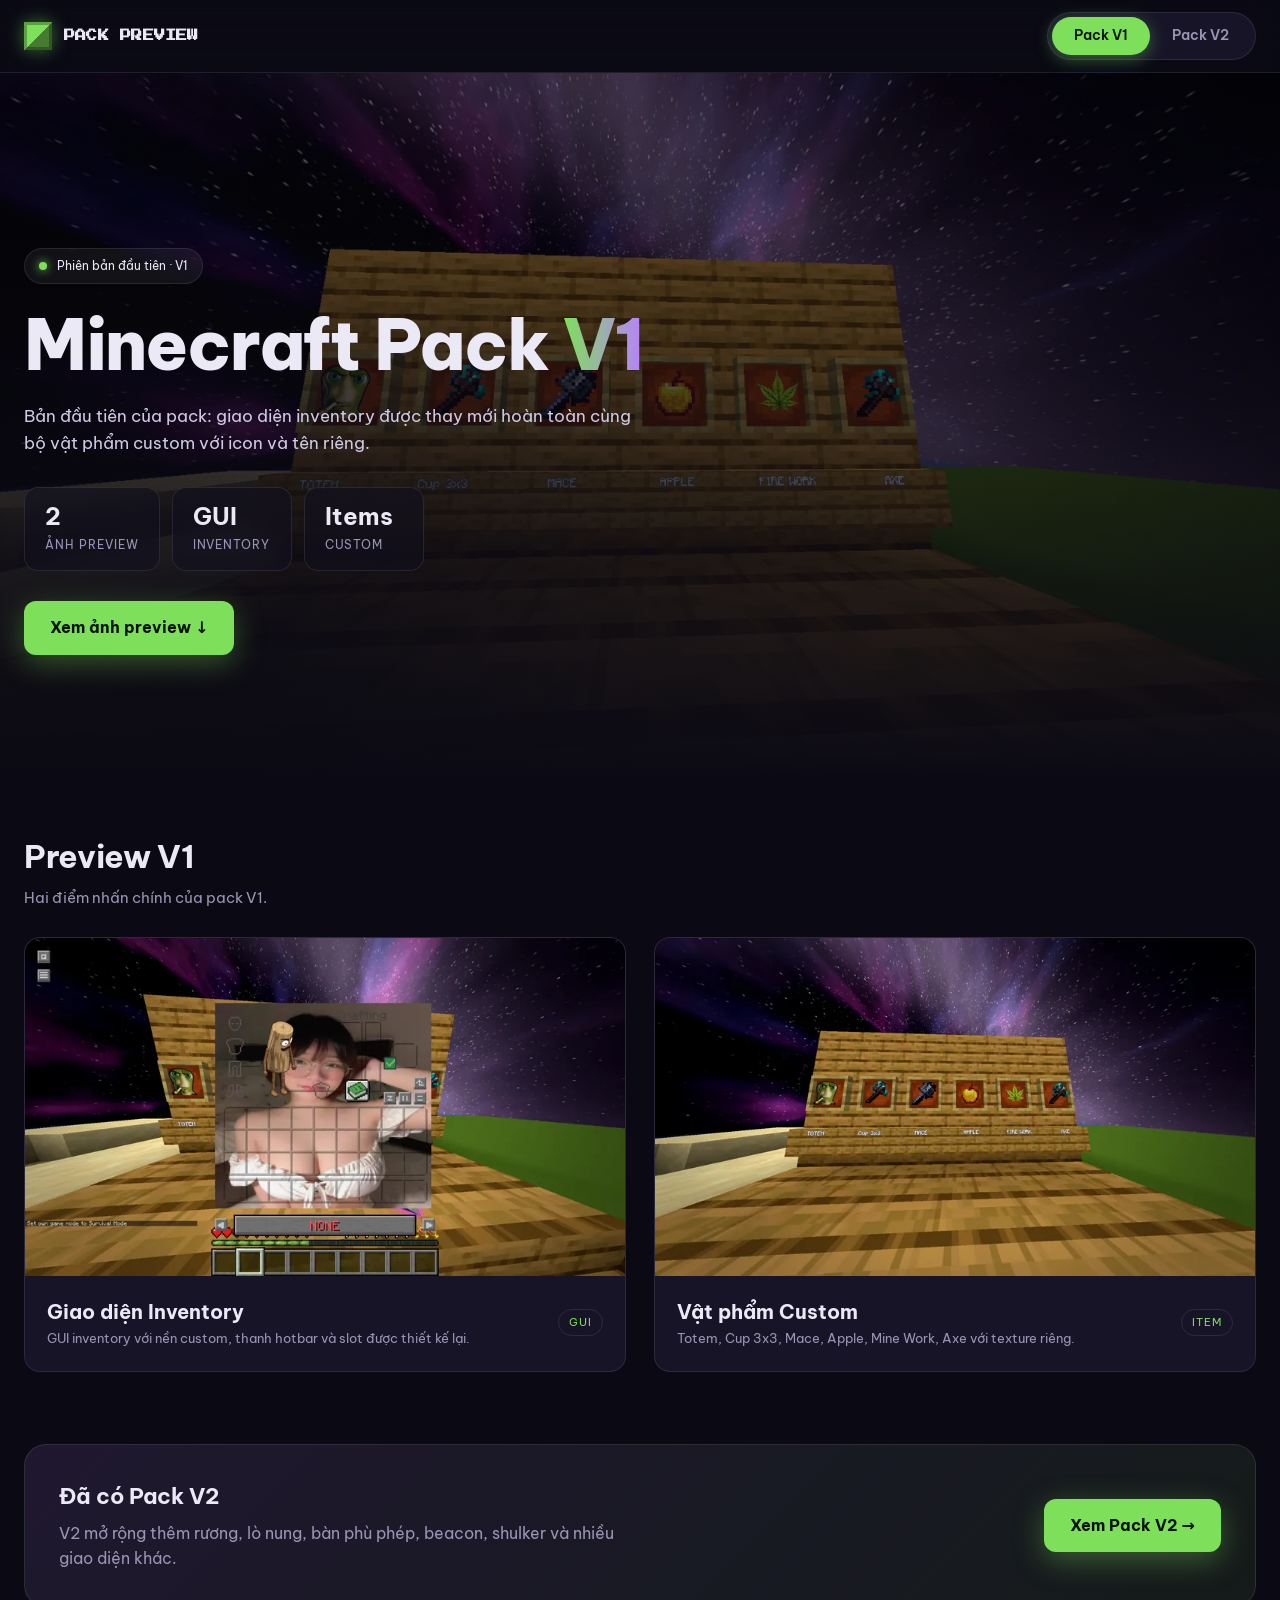
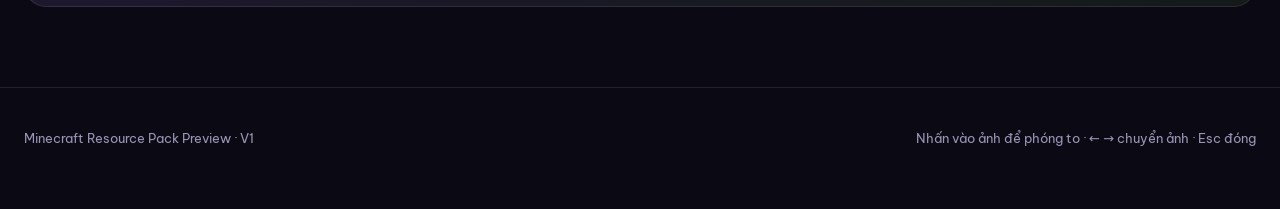
<file: index.html>
<!doctype html>
<html lang="vi"><head><meta charset="utf-8"><meta name="viewport" content="width=device-width,initial-scale=1">
<title>Pack V1 · Minecraft Resource Pack Preview</title><meta name="description" content="Ảnh preview Minecraft resource pack phiên bản V1">
<link rel="preconnect" href="https://fonts.googleapis.com"><link rel="preconnect" href="https://fonts.gstatic.com" crossorigin>
<link href="https://fonts.googleapis.com/css2?family=Be+Vietnam+Pro:wght@400;500;600;700;800&family=Press+Start+2P&display=swap" rel="stylesheet">
<link rel="stylesheet" href="style.css"></head>
<body class="v1">
<header class="nav"><div class="nav-in">
<a class="logo" href="v1.html"><i class="cube"></i><span class="px" style="font-size:.7rem">PACK PREVIEW</span></a>
<nav class="switch"><a href="v1.html" class="on">Pack V1</a><a href="v2.html" class="">Pack V2</a></nav>
</div></header>
<section class="hero"><div class="hero-bg" style="background-image:url(assets/v1/item.webp)"></div><div class="hero-in">
<div class="badge"><i></i>Phiên bản đầu tiên · V1</div>
<h1>Minecraft Pack <em>V1</em></h1><p class="lead">Bản đầu tiên của pack: giao diện inventory được thay mới hoàn toàn cùng bộ vật phẩm custom với icon và tên riêng.</p>
<div class="stats"><div class="stat"><b>2</b><span>Ảnh preview</span></div><div class="stat"><b>GUI</b><span>Inventory</span></div><div class="stat"><b>Items</b><span>Custom</span></div></div>
<a class="cta" href="#gallery">Xem ảnh preview ↓</a></div></section>
<main id="gallery">
<div class="sec-h"><div><h2>Preview V1</h2><p>Hai điểm nhấn chính của pack V1.</p></div></div>
<div class="grid big" id="grid"></div>
<div class="cmp"><div><h3>Đã có Pack V2</h3><p>V2 mở rộng thêm rương, lò nung, bàn phù phép, beacon, shulker và nhiều giao diện khác.</p></div><a class="cta" href="v2.html">Xem Pack V2 →</a></div>
</main>
<footer><span>Minecraft Resource Pack Preview · V1</span><span>Nhấn vào ảnh để phóng to · ← → chuyển ảnh · Esc đóng</span></footer>
<div class="lb" id="lb"><span class="ct"></span><button class="x" aria-label="Đóng">✕</button><button class="pv" aria-label="Trước">‹</button><button class="nx" aria-label="Sau">›</button><img alt=""><div class="lb-cap"></div></div>
<script>window.PACK={"items": [{"id": "gui", "title": "Giao diện Inventory", "desc": "GUI inventory với nền custom, thanh hotbar và slot được thiết kế lại.", "cat": "gui", "feature": false}, {"id": "item", "title": "Vật phẩm Custom", "desc": "Totem, Cup 3x3, Mace, Apple, Mine Work, Axe với texture riêng.", "cat": "item", "feature": false}], "cats": {"gui": "GUI", "item": "Item"}, "dir": "assets/v1/"}</script><script src="app.js"></script></body></html>
</file>
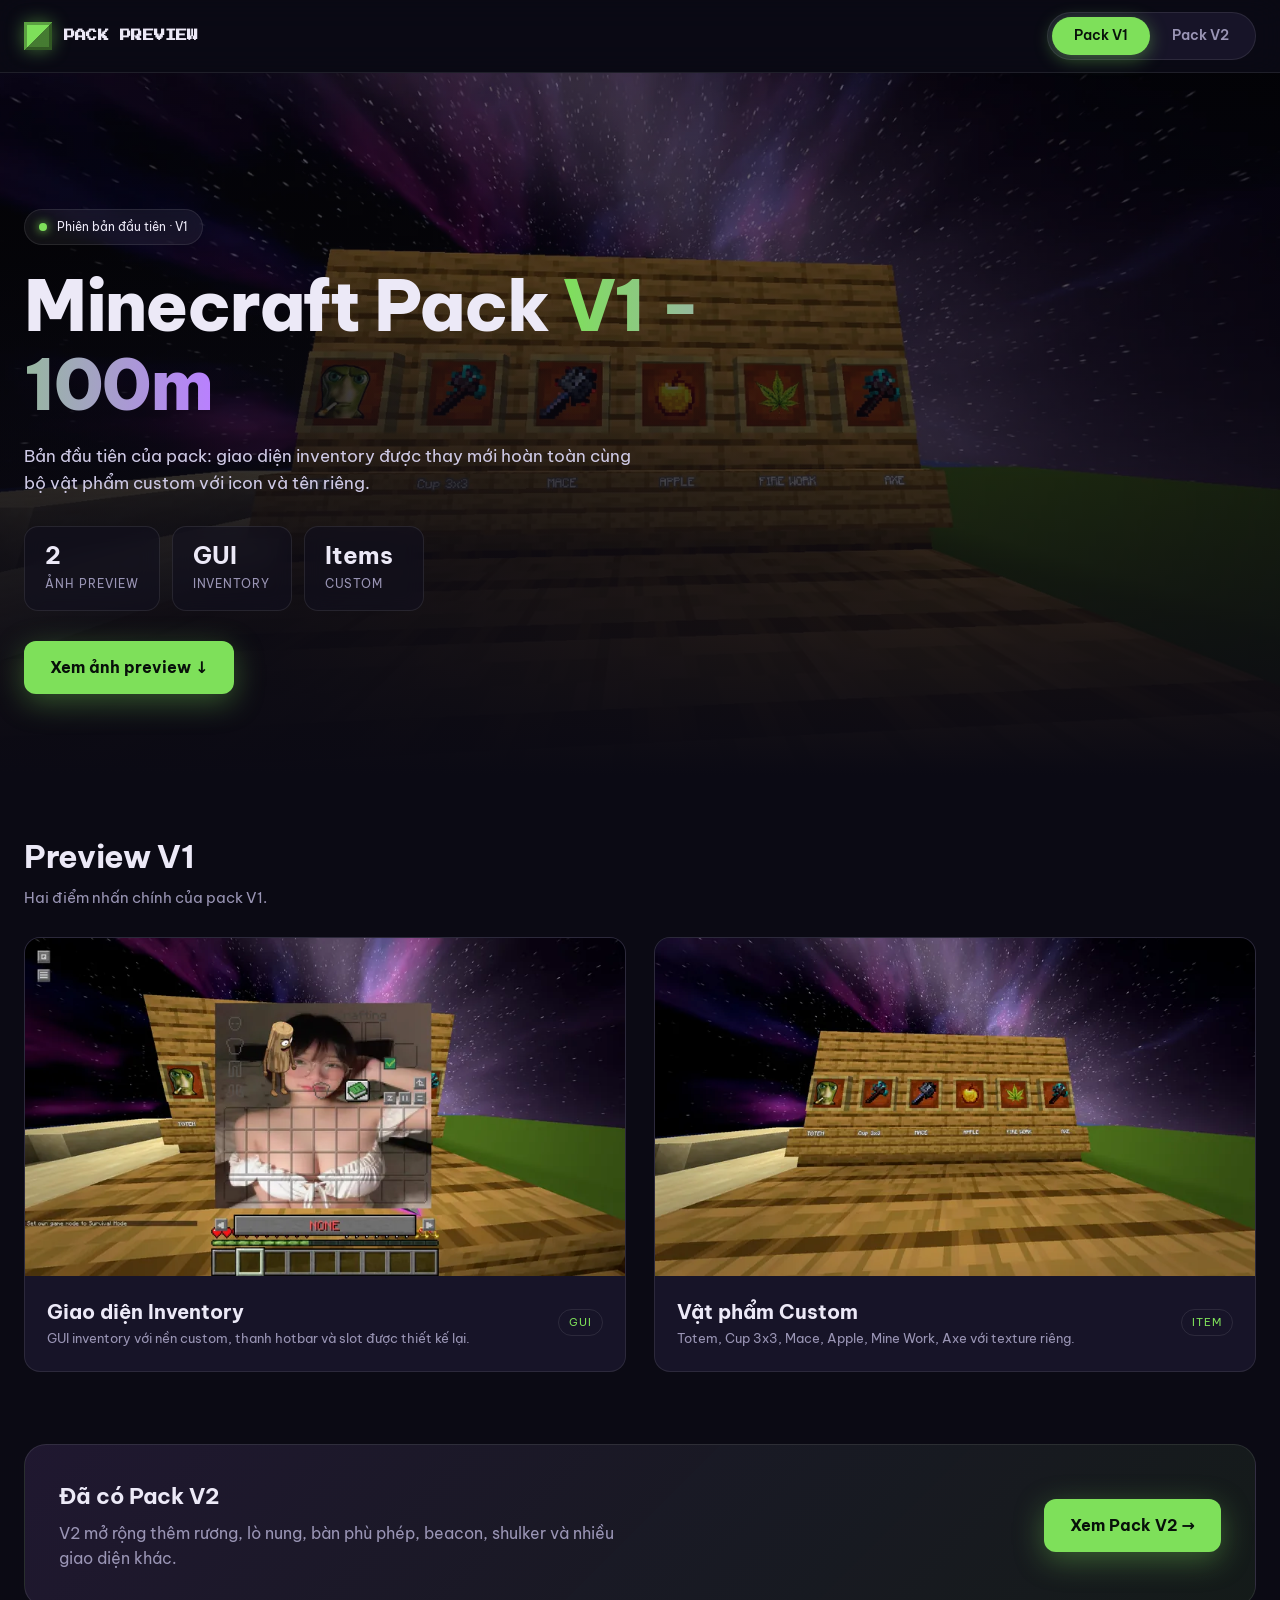
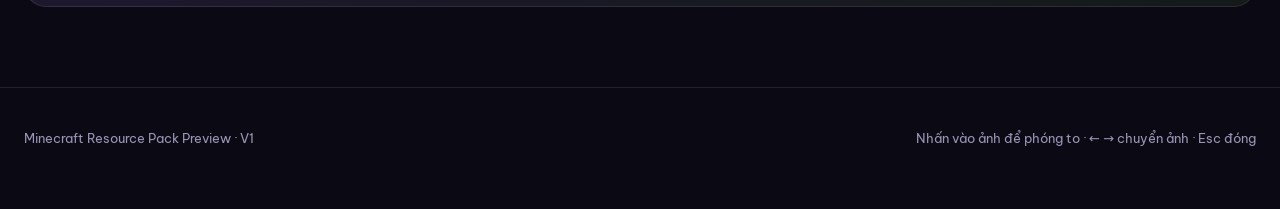
<file: v1.html>
<!doctype html>
<html lang="vi"><head><meta charset="utf-8"><meta name="viewport" content="width=device-width,initial-scale=1">
<title>Pack V1 · Minecraft Resource Pack Preview</title><meta name="description" content="Ảnh preview Minecraft resource pack phiên bản V1">
<link rel="preconnect" href="https://fonts.googleapis.com"><link rel="preconnect" href="https://fonts.gstatic.com" crossorigin>
<link href="https://fonts.googleapis.com/css2?family=Be+Vietnam+Pro:wght@400;500;600;700;800&family=Press+Start+2P&display=swap" rel="stylesheet">
<link rel="stylesheet" href="style.css"></head>
<body class="v1">
<header class="nav"><div class="nav-in">
<a class="logo" href="v1.html"><i class="cube"></i><span class="px" style="font-size:.7rem">PACK PREVIEW</span></a>
<nav class="switch"><a href="v1.html" class="on">Pack V1</a><a href="v2.html" class="">Pack V2</a></nav>
</div></header>
<section class="hero"><div class="hero-bg" style="background-image:url(assets/v1/item.webp)"></div><div class="hero-in">
<div class="badge"><i></i>Phiên bản đầu tiên · V1</div>
<h1>Minecraft Pack <em>V1 - 100m</em></h1><p class="lead">Bản đầu tiên của pack: giao diện inventory được thay mới hoàn toàn cùng bộ vật phẩm custom với icon và tên riêng.</p>
<div class="stats"><div class="stat"><b>2</b><span>Ảnh preview</span></div><div class="stat"><b>GUI</b><span>Inventory</span></div><div class="stat"><b>Items</b><span>Custom</span></div></div>
<a class="cta" href="#gallery">Xem ảnh preview ↓</a></div></section>
<main id="gallery">
<div class="sec-h"><div><h2>Preview V1</h2><p>Hai điểm nhấn chính của pack V1.</p></div></div>
<div class="grid big" id="grid"></div>
<div class="cmp"><div><h3>Đã có Pack V2</h3><p>V2 mở rộng thêm rương, lò nung, bàn phù phép, beacon, shulker và nhiều giao diện khác.</p></div><a class="cta" href="v2.html">Xem Pack V2 →</a></div>
</main>
<footer><span>Minecraft Resource Pack Preview · V1</span><span>Nhấn vào ảnh để phóng to · ← → chuyển ảnh · Esc đóng</span></footer>
<div class="lb" id="lb"><span class="ct"></span><button class="x" aria-label="Đóng">✕</button><button class="pv" aria-label="Trước">‹</button><button class="nx" aria-label="Sau">›</button><img alt=""><div class="lb-cap"></div></div>
<script>window.PACK={"items": [{"id": "gui", "title": "Giao diện Inventory", "desc": "GUI inventory với nền custom, thanh hotbar và slot được thiết kế lại.", "cat": "gui", "feature": false}, {"id": "item", "title": "Vật phẩm Custom", "desc": "Totem, Cup 3x3, Mace, Apple, Mine Work, Axe với texture riêng.", "cat": "item", "feature": false}], "cats": {"gui": "GUI", "item": "Item"}, "dir": "assets/v1/"}</script><script src="app.js"></script></body></html>
</file>
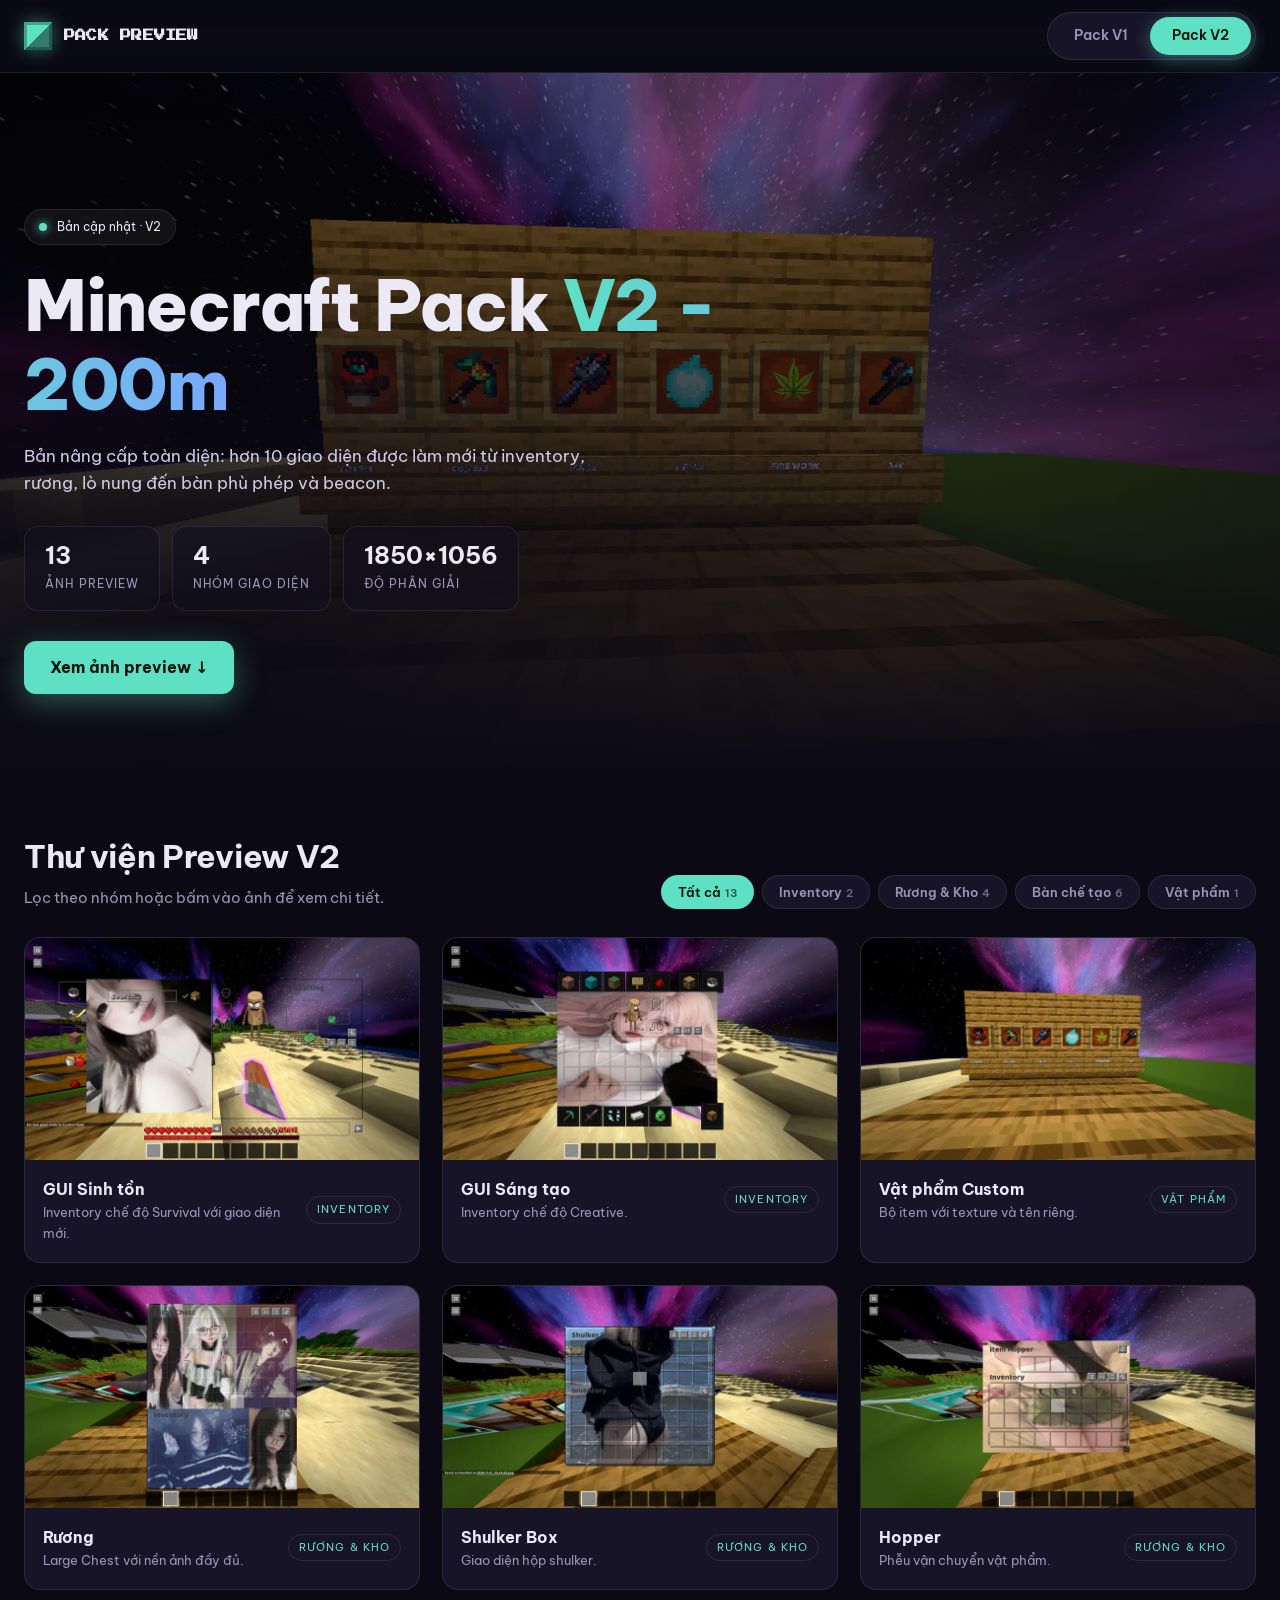
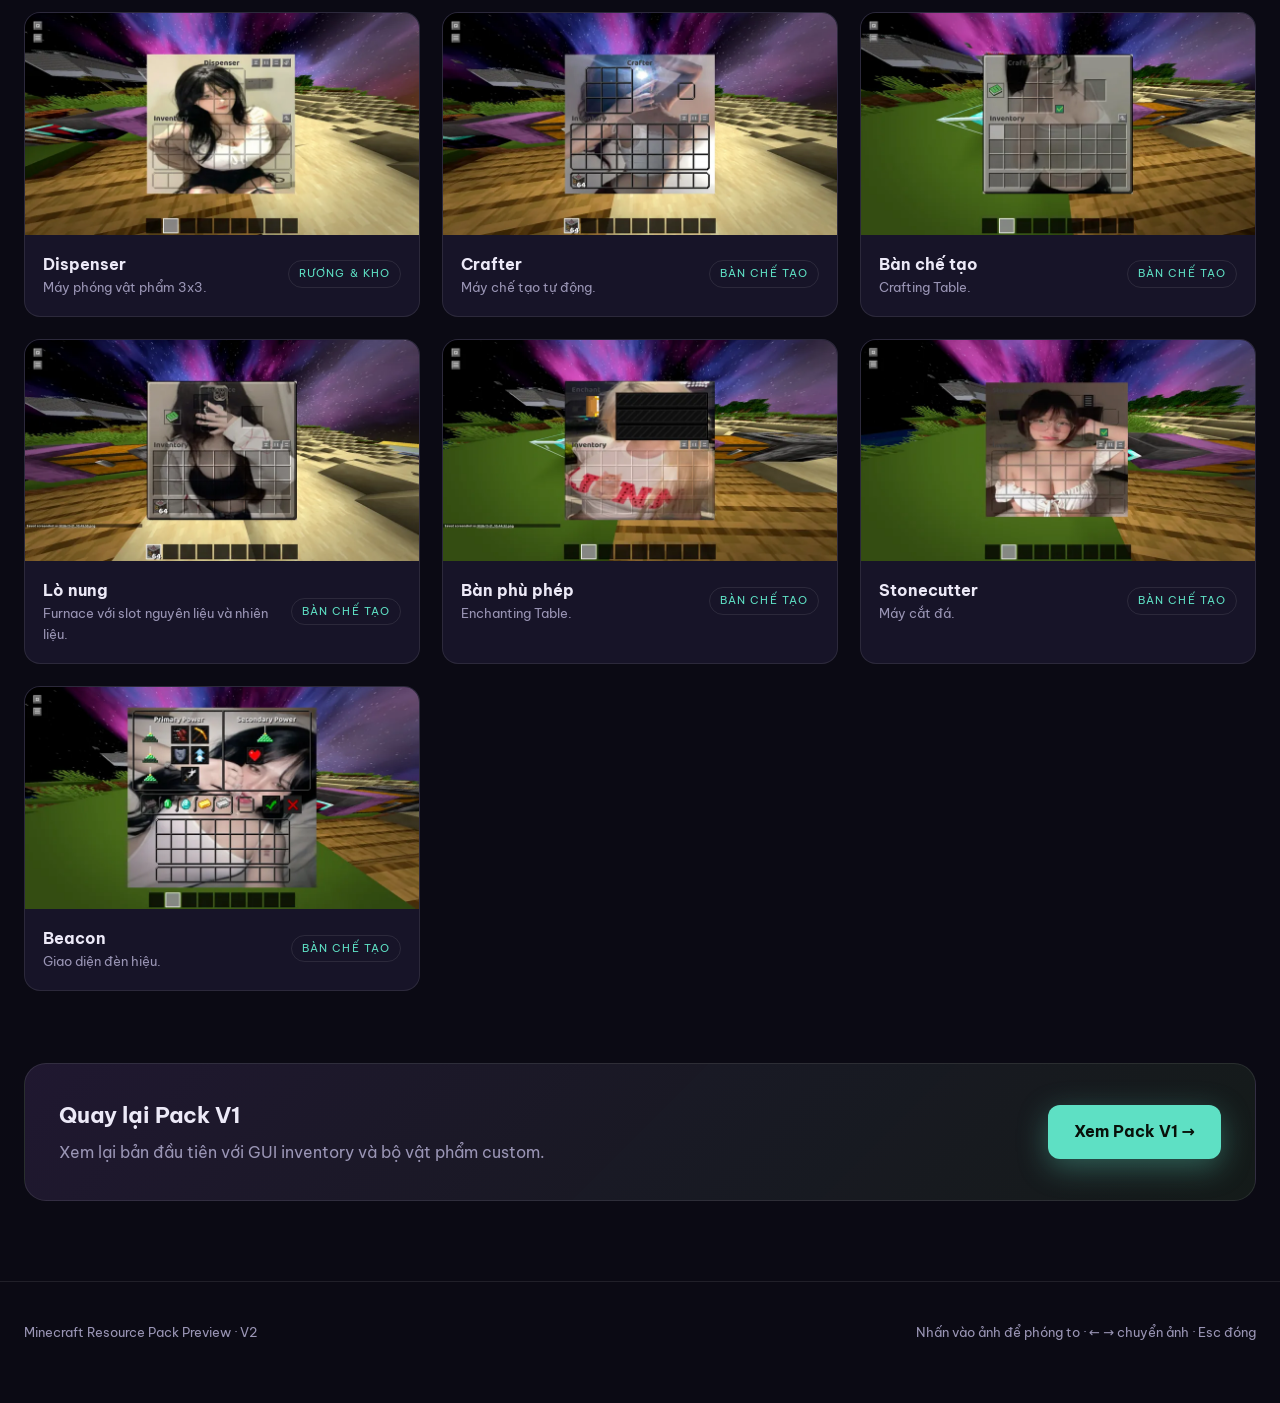
<file: v2.html>
<!doctype html>
<html lang="vi"><head><meta charset="utf-8"><meta name="viewport" content="width=device-width,initial-scale=1">
<title>Pack V2 · Minecraft Resource Pack Preview</title><meta name="description" content="Ảnh preview Minecraft resource pack phiên bản V2">
<link rel="preconnect" href="https://fonts.googleapis.com"><link rel="preconnect" href="https://fonts.gstatic.com" crossorigin>
<link href="https://fonts.googleapis.com/css2?family=Be+Vietnam+Pro:wght@400;500;600;700;800&family=Press+Start+2P&display=swap" rel="stylesheet">
<link rel="stylesheet" href="style.css"></head>
<body class="v2">
<header class="nav"><div class="nav-in">
<a class="logo" href="v1.html"><i class="cube"></i><span class="px" style="font-size:.7rem">PACK PREVIEW</span></a>
<nav class="switch"><a href="v1.html" class="">Pack V1</a><a href="v2.html" class="on">Pack V2</a></nav>
</div></header>
<section class="hero"><div class="hero-bg" style="background-image:url(assets/v2/item.webp)"></div><div class="hero-in">
<div class="badge"><i></i>Bản cập nhật · V2</div>
<h1>Minecraft Pack <em>V2 - 200m</em></h1><p class="lead">Bản nâng cấp toàn diện: hơn 10 giao diện được làm mới từ inventory, rương, lò nung đến bàn phù phép và beacon.</p>
<div class="stats"><div class="stat"><b>13</b><span>Ảnh preview</span></div><div class="stat"><b>4</b><span>Nhóm giao diện</span></div><div class="stat"><b>1850×1056</b><span>Độ phân giải</span></div></div>
<a class="cta" href="#gallery">Xem ảnh preview ↓</a></div></section>
<main id="gallery">
<div class="sec-h"><div><h2>Thư viện Preview V2</h2><p>Lọc theo nhóm hoặc bấm vào ảnh để xem chi tiết.</p></div><div class="chips" id="chips"></div></div>
<div class="grid" id="grid"></div>
<div class="cmp"><div><h3>Quay lại Pack V1</h3><p>Xem lại bản đầu tiên với GUI inventory và bộ vật phẩm custom.</p></div><a class="cta" href="v1.html">Xem Pack V1 →</a></div>
</main>
<footer><span>Minecraft Resource Pack Preview · V2</span><span>Nhấn vào ảnh để phóng to · ← → chuyển ảnh · Esc đóng</span></footer>
<div class="lb" id="lb"><span class="ct"></span><button class="x" aria-label="Đóng">✕</button><button class="pv" aria-label="Trước">‹</button><button class="nx" aria-label="Sau">›</button><img alt=""><div class="lb-cap"></div></div>
<script>window.PACK={"items": [{"id": "survival", "title": "GUI Sinh tồn", "desc": "Inventory chế độ Survival với giao diện mới.", "cat": "inv"}, {"id": "creative", "title": "GUI Sáng tạo", "desc": "Inventory chế độ Creative.", "cat": "inv"}, {"id": "item", "title": "Vật phẩm Custom", "desc": "Bộ item với texture và tên riêng.", "cat": "item"}, {"id": "chest", "title": "Rương", "desc": "Large Chest với nền ảnh đầy đủ.", "cat": "box"}, {"id": "shulker", "title": "Shulker Box", "desc": "Giao diện hộp shulker.", "cat": "box"}, {"id": "hopper", "title": "Hopper", "desc": "Phễu vận chuyển vật phẩm.", "cat": "box"}, {"id": "dispenser", "title": "Dispenser", "desc": "Máy phóng vật phẩm 3x3.", "cat": "box"}, {"id": "crafter", "title": "Crafter", "desc": "Máy chế tạo tự động.", "cat": "work"}, {"id": "crafting", "title": "Bàn chế tạo", "desc": "Crafting Table.", "cat": "work"}, {"id": "furnace", "title": "Lò nung", "desc": "Furnace với slot nguyên liệu và nhiên liệu.", "cat": "work"}, {"id": "enchant", "title": "Bàn phù phép", "desc": "Enchanting Table.", "cat": "work"}, {"id": "stonecutter", "title": "Stonecutter", "desc": "Máy cắt đá.", "cat": "work"}, {"id": "beacon", "title": "Beacon", "desc": "Giao diện đèn hiệu.", "cat": "work"}], "cats": {"inv": "Inventory", "box": "Rương & Kho", "work": "Bàn chế tạo", "item": "Vật phẩm"}, "dir": "assets/v2/"}</script><script src="app.js"></script></body></html>
</file>
<file: style.css>
:root{
  --bg:#0b0a14;--bg2:#12101f;--card:#171428;--line:rgba(255,255,255,.09);
  --text:#ece9f7;--mut:#9a95b5;--acc:#7ee05a;--acc2:#b980ff;--acc3:#ff7ad9;
  --r:16px;
}
*{box-sizing:border-box;margin:0;padding:0}
html{scroll-behavior:smooth}
body{background:var(--bg);color:var(--text);font-family:'Be Vietnam Pro',system-ui,sans-serif;line-height:1.6;overflow-x:hidden;-webkit-font-smoothing:antialiased}
body.v2{--acc:#5ee0c4;--acc2:#7aa7ff}
img{display:block;max-width:100%}
a{color:inherit;text-decoration:none}
.px{font-family:'Press Start 2P','Courier New',monospace;letter-spacing:.02em}

/* nav */
.nav{position:sticky;top:0;z-index:50;backdrop-filter:blur(16px) saturate(1.4);background:rgba(11,10,20,.72);border-bottom:1px solid var(--line)}
.nav-in{max-width:1280px;margin:auto;padding:12px 24px;display:flex;align-items:center;justify-content:space-between;gap:16px}
.logo{display:flex;align-items:center;gap:12px;font-weight:700}
.cube{width:28px;height:28px;background:linear-gradient(135deg,var(--acc) 0 50%,color-mix(in srgb,var(--acc) 55%,#000) 50%);box-shadow:inset 0 0 0 3px rgba(0,0,0,.28),0 0 18px color-mix(in srgb,var(--acc) 45%,transparent);image-rendering:pixelated}
.logo span{font-size:.95rem}
.switch{display:flex;background:var(--card);border:1px solid var(--line);border-radius:999px;padding:4px;position:relative}
.switch a{padding:8px 22px;border-radius:999px;font-size:.85rem;font-weight:600;color:var(--mut);transition:.25s;position:relative;z-index:1}
.switch a.on{color:#08110a;background:var(--acc);box-shadow:0 4px 18px color-mix(in srgb,var(--acc) 40%,transparent)}
.switch a:not(.on):hover{color:var(--text)}

/* hero */
.hero{position:relative;min-height:78vh;display:grid;align-items:end;isolation:isolate;overflow:hidden}
.hero-bg{position:absolute;inset:0;z-index:-2;background-size:cover;background-position:center;transform:scale(1.08);filter:saturate(1.15) brightness(.7);animation:drift 28s ease-in-out infinite alternate}
@keyframes drift{to{transform:scale(1.18) translate(-1.5%,-1%)}}
.hero::after{content:"";position:absolute;inset:0;z-index:-1;background:linear-gradient(180deg,rgba(11,10,20,.25) 0%,rgba(11,10,20,.55) 55%,var(--bg) 100%),radial-gradient(60% 60% at 15% 85%,rgba(11,10,20,.85),transparent)}
.hero-in{max-width:1280px;margin:auto;width:100%;padding:120px 24px 64px}
.badge{display:inline-flex;align-items:center;gap:10px;padding:7px 14px;border:1px solid var(--line);border-radius:999px;background:rgba(255,255,255,.06);backdrop-filter:blur(8px);font-size:.78rem;color:var(--text);margin-bottom:22px}
.badge i{width:8px;height:8px;border-radius:50%;background:var(--acc);box-shadow:0 0 10px var(--acc)}
h1{font-size:clamp(2rem,6vw,4.4rem);line-height:1.12;font-weight:800;letter-spacing:-.02em;max-width:14ch}
h1 em{font-style:normal;background:linear-gradient(90deg,var(--acc),var(--acc2));-webkit-background-clip:text;background-clip:text;color:transparent}
.lead{max-width:56ch;color:#cfcae6;margin-top:18px;font-size:1.05rem}
.stats{display:flex;flex-wrap:wrap;gap:12px;margin-top:30px}
.stat{padding:14px 20px;border:1px solid var(--line);border-radius:14px;background:rgba(18,16,31,.6);backdrop-filter:blur(10px);min-width:120px}
.stat b{display:block;font-size:1.5rem;line-height:1.2}
.stat span{font-size:.75rem;color:var(--mut);text-transform:uppercase;letter-spacing:.08em}
.cta{display:inline-flex;margin-top:30px;gap:10px;align-items:center;padding:14px 26px;border-radius:12px;background:var(--acc);color:#08110a;font-weight:700;box-shadow:0 8px 30px color-mix(in srgb,var(--acc) 35%,transparent);transition:.2s}
.cta:hover{transform:translateY(-2px)}

/* sections */
main{max-width:1280px;margin:auto;padding:56px 24px 40px}
.sec-h{display:flex;flex-wrap:wrap;gap:20px;justify-content:space-between;align-items:end;margin-bottom:28px}
.sec-h h2{font-size:clamp(1.4rem,3vw,2rem);letter-spacing:-.01em}
.sec-h p{color:var(--mut);font-size:.92rem;margin-top:4px}
.chips{display:flex;flex-wrap:wrap;gap:8px}
.chip{border:1px solid var(--line);background:var(--card);color:var(--mut);padding:8px 16px;border-radius:999px;font:600 .82rem 'Be Vietnam Pro',sans-serif;cursor:pointer;transition:.2s}
.chip:hover{color:var(--text);border-color:rgba(255,255,255,.22)}
.chip.on{background:var(--acc);color:#08110a;border-color:transparent}
.chip small{opacity:.65;margin-left:4px}

.grid{display:grid;grid-template-columns:repeat(3,1fr);gap:22px}
.grid.big{grid-template-columns:repeat(2,1fr);gap:28px}
.card{position:relative;border-radius:var(--r);overflow:hidden;background:var(--card);border:1px solid var(--line);cursor:zoom-in;transition:transform .35s cubic-bezier(.2,.8,.2,1),box-shadow .35s,border-color .35s;opacity:0;transform:translateY(24px)}
.card.in{opacity:1;transform:none}
.card:hover{transform:translateY(-6px);border-color:color-mix(in srgb,var(--acc) 55%,transparent);box-shadow:0 22px 50px -12px rgba(0,0,0,.7),0 0 0 1px color-mix(in srgb,var(--acc) 30%,transparent)}
.card.hide{display:none}
.card .ph{aspect-ratio:16/9;overflow:hidden;background:#000}
.card img{width:100%;height:100%;object-fit:cover;transition:transform .7s cubic-bezier(.2,.8,.2,1)}
.card:hover img{transform:scale(1.07)}
.card .meta{padding:16px 18px 18px;display:flex;justify-content:space-between;align-items:center;gap:12px}
.card h3{font-size:1.02rem;font-weight:700}
.card p{font-size:.82rem;color:var(--mut)}
.tag{font-size:.68rem;text-transform:uppercase;letter-spacing:.1em;padding:4px 10px;border-radius:999px;border:1px solid var(--line);color:var(--acc);white-space:nowrap}
.zoom{position:absolute;top:12px;right:12px;width:36px;height:36px;border-radius:10px;background:rgba(11,10,20,.65);backdrop-filter:blur(8px);display:grid;place-items:center;opacity:0;transform:scale(.8);transition:.25s;border:1px solid var(--line)}
.card:hover .zoom{opacity:1;transform:none}
.card.feature{grid-column:span 2}
.card.feature .ph{aspect-ratio:21/9}
.big .card h3{font-size:1.25rem}
.big .card .meta{padding:20px 22px 22px}

/* compare banner */
.cmp{margin-top:72px;border:1px solid var(--line);border-radius:22px;padding:34px;background:linear-gradient(135deg,rgba(185,128,255,.12),rgba(126,224,90,.08));display:flex;flex-wrap:wrap;gap:24px;justify-content:space-between;align-items:center}
.cmp h3{font-size:1.4rem}
.cmp p{color:var(--mut);max-width:52ch;margin-top:6px}
.cmp .cta{margin:0}
footer{max-width:1280px;margin:auto;padding:40px 24px 60px;color:var(--mut);font-size:.82rem;display:flex;flex-wrap:wrap;justify-content:space-between;gap:12px;border-top:1px solid var(--line);margin-top:40px}

/* lightbox */
.lb{position:fixed;inset:0;z-index:100;background:rgba(5,4,10,.94);backdrop-filter:blur(10px);display:none;flex-direction:column;align-items:center;justify-content:center;padding:56px 70px 24px}
.lb.open{display:flex;animation:fade .25s}
@keyframes fade{from{opacity:0}}
.lb img{max-height:calc(100vh - 150px);max-width:100%;border-radius:10px;box-shadow:0 30px 80px rgba(0,0,0,.8);animation:pop .3s cubic-bezier(.2,.8,.2,1);user-select:none;-webkit-user-drag:none}
@keyframes pop{from{opacity:0;transform:scale(.96)}}
.lb-cap{margin-top:16px;text-align:center}
.lb-cap b{font-size:1.05rem}
.lb-cap span{display:block;color:var(--mut);font-size:.82rem}
.lb button{position:absolute;border:1px solid var(--line);background:rgba(255,255,255,.07);color:var(--text);width:46px;height:46px;border-radius:50%;cursor:pointer;font-size:1.2rem;transition:.2s;display:grid;place-items:center}
.lb button:hover{background:var(--acc);color:#08110a}
.lb .x{top:16px;right:16px}.lb .pv{left:14px;top:50%}.lb .nx{right:14px;top:50%}
.lb .ct{position:absolute;top:26px;left:24px;color:var(--mut);font-size:.85rem}

@media(max-width:900px){.grid{grid-template-columns:repeat(2,1fr)}.card.feature{grid-column:span 2}.lb{padding:56px 12px 20px}.lb .pv,.lb .nx{top:auto;bottom:18px}}
@media(max-width:620px){
  .grid,.grid.big{grid-template-columns:1fr}.card.feature{grid-column:auto}.card.feature .ph{aspect-ratio:16/9}
  .nav-in{padding:10px 16px}.logo span{display:none}
  .hero{min-height:70vh}.hero-in{padding:90px 16px 40px}main{padding:40px 16px}.cmp{padding:24px}
  .stat{flex:1;min-width:90px;padding:12px 14px}
}
@media(prefers-reduced-motion:reduce){*{animation:none!important;transition:none!important}.card{opacity:1;transform:none}}
</file>
